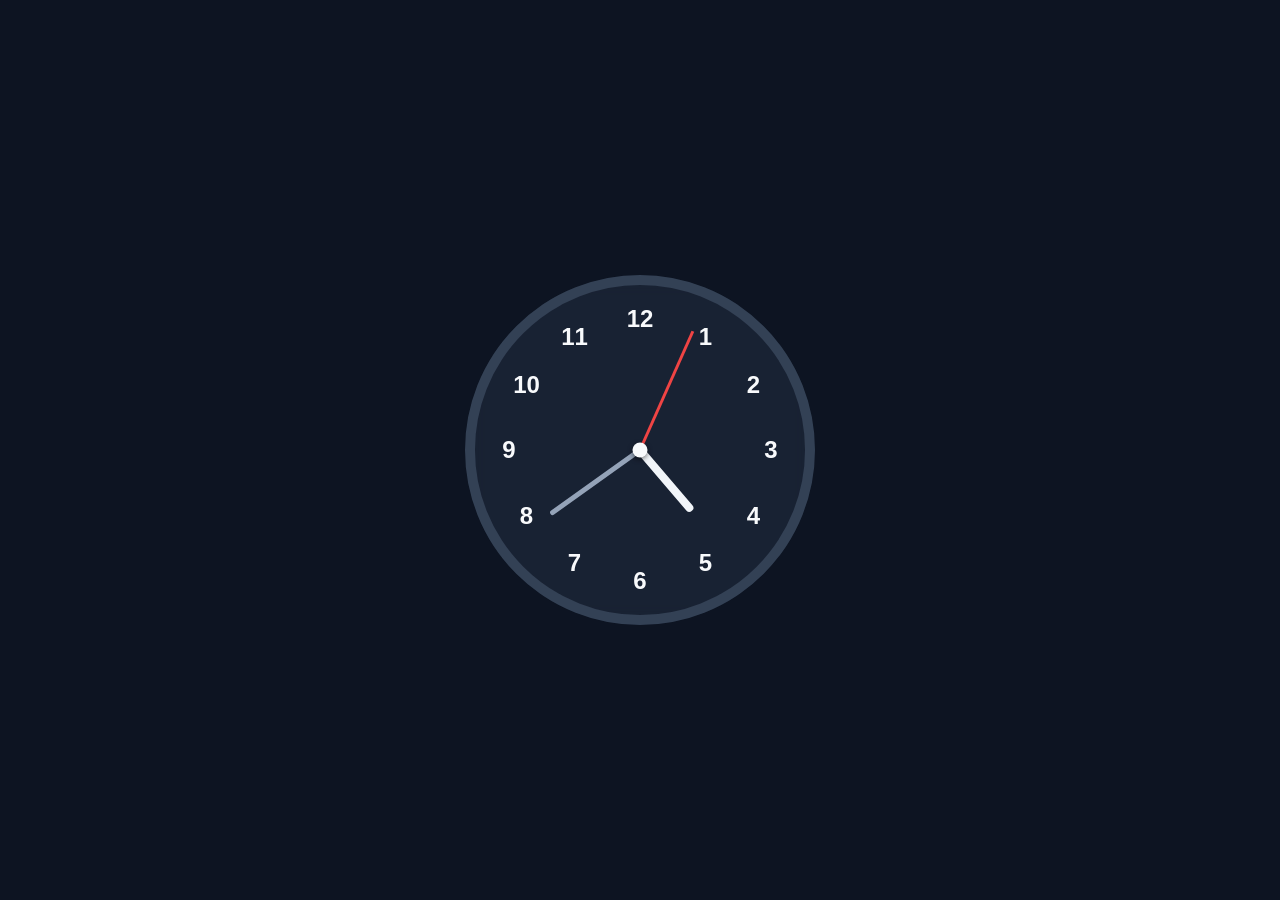
<file: Analog clock/index.html>
<!DOCTYPE html>
<html lang="en">
<head>
    <meta charset="UTF-8">
    <meta name="viewport" content="width=device-width, initial-scale=1.0">
    <title>clock</title>
    <link rel="stylesheet" href="styles.css">
</head>
<body>
      <div class="clock">
        <div class="numbers-container" id="numbers-container"></div>
        
        <div class="hand hour" id="hour-hand"></div>
        <div class="hand minute" id="minute-hand"></div>
        <div class="hand second" id="second-hand"></div>
    </div>

    <script src="index.js"></script>
</body>
</html>
</file>
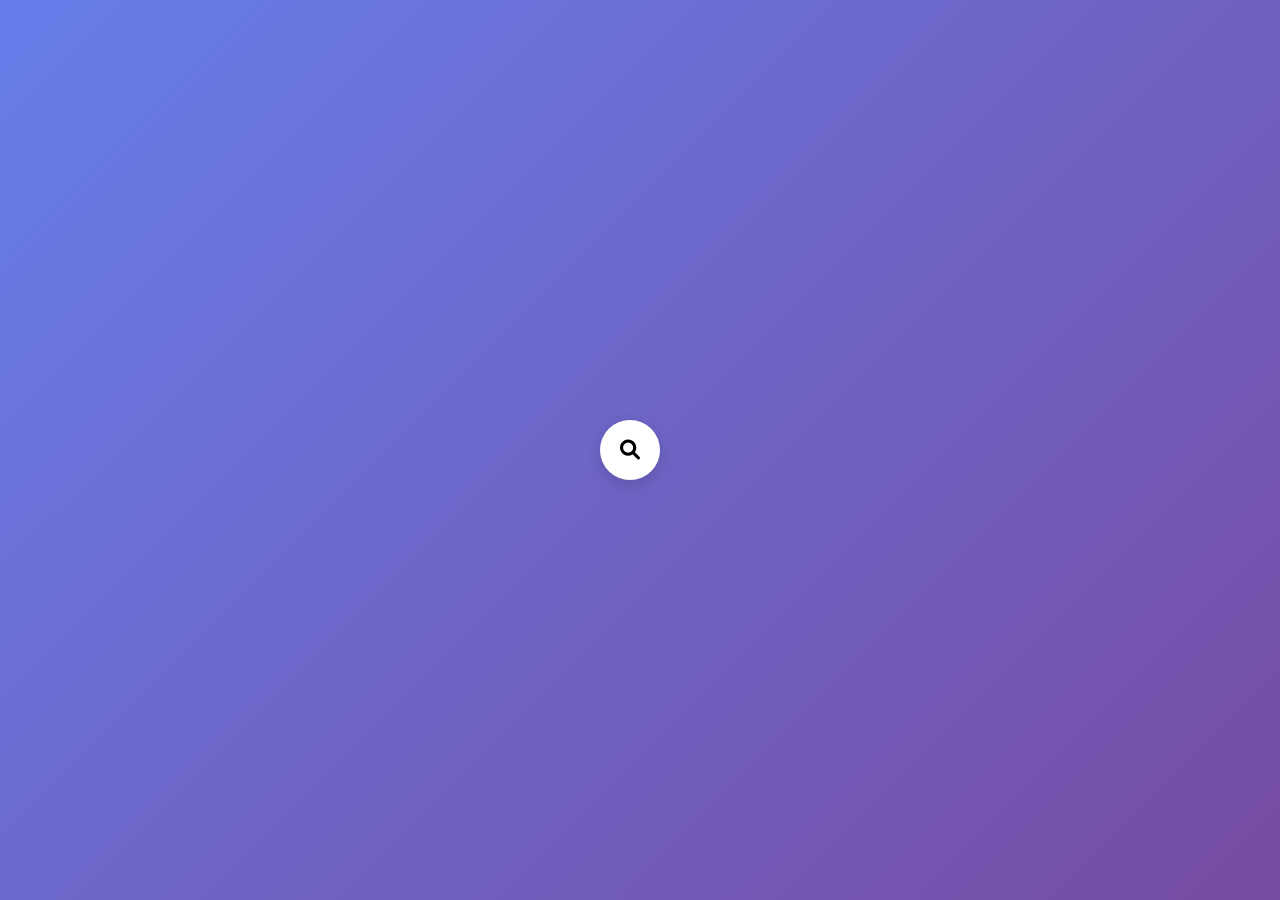
<file: Hidden Search Bar/index.html>
<!DOCTYPE html>
<html lang="en">
<head>
<meta charset="UTF-8">
<meta name="viewport" content="width=device-width, initial-scale=1.0">
<title>Hidden Search Bar</title>
<link rel="stylesheet" href="styles.css">
 <link rel="stylesheet" href="https://cdnjs.cloudflare.com/ajax/libs/font-awesome/6.0.0/css/all.min.css">
</head>

<body>

<div class="search-container">
    <input type="text" class="search-input" placeholder="Search...">
    <button class="search-btn">
        <i class="fas fa-search"></i>
    </button>
</div>

<script src="index.js"></script>
</body>
</html>
</file>
<file: Analog clock/styles.css>
* {
margin: 0;
padding: 0;
box-sizing: border-box;
}

body {
background: #0d1422; 
display: flex;
justify-content: center;
align-items: center;
height: 100vh;
font-family: 'Segoe UI', Tahoma, Geneva, Verdana, sans-serif;
} 
        
.clock{
    width: 350px;
    height: 350px;
    background: rgba(30, 41, 59, 0.7);
    border: 10px solid #334155;
    border-radius: 50%;
    position: relative;
     
    backdrop-filter: blur(10px);    
}
.clock::after{
    content: '';
    position: absolute;
    width: 15px;
    height: 15px;
    background: #f8fafc;
    border-radius: 50%;
    top: 50%;
    left: 50%;
    transform: translate(-50%, -50%);
    z-index: 10;
    box-shadow: 0 2px 5px rgba(0,0,0,0.5);
}
.hand{
    position: absolute;
    bottom: 50%;
    left: 50%;
    transform-origin: bottom;
    border-radius: 10px;
    transform: translateX(-50%);
    z-index: 5;
}

.hour{
    width: 8px;
    height: 80px;
    background: #f1f5f9;
}

.minute{
    width: 5px;
    height: 110px;
    background: #94a3b8;
}

.second{
    width: 3px;
    height: 130px;
    background: #ef4444;
    border-radius: 0;
}

.numbers-container{
    width: 100%;
    height: 100%;
    position:relative ;
    color: #f8fafc;
}

.number{
    position: absolute;
    top: 0;
    left: 0;
    width: 100%;
    height: 100%;
    text-align: center;
    font-size: 1.5rem;
    font-weight: 600;
}

.number div{
    position: absolute;
    top: 20px;
    left: 50%;
    transform: translateX(-50%);
}
</file>
<file: Hidden Search Bar/styles.css>
*{
    box-sizing: border-box;
    font-family: Arial, Helvetica, sans-serif;
}

body{
    margin: 0;
    height: 100vh;
    display: flex;
    justify-content: center;
    align-items: center;
    background: linear-gradient(135deg,#667eea,#764ba2);
}

.search-container{
    position: relative;
    height: 60px;
}

.search-input{
    width: 0;
    height: 60px;
    border: none;
    outline: none;
    padding: 0 20px;
    font-size: 16px;
    border-radius: 50px;
    background: white;
    opacity: 0;
    transition: width 0.4s ease, opacity 0.3s ease;
}

.search-btn{
    position: absolute;
    right: 0;
    top: 0;
    width: 60px;
    height: 60px;
    border: none;
    border-radius: 50%;
    cursor: pointer;
    background: white;
    font-size: 20px;
    display: flex;
    justify-content: center;
    align-items: center;
    box-shadow: 0 5px 15px rgba(0,0,0,0.15);
}

.search-container.active .search-input{
    width: 300px;
    opacity: 1;
}
</file>
